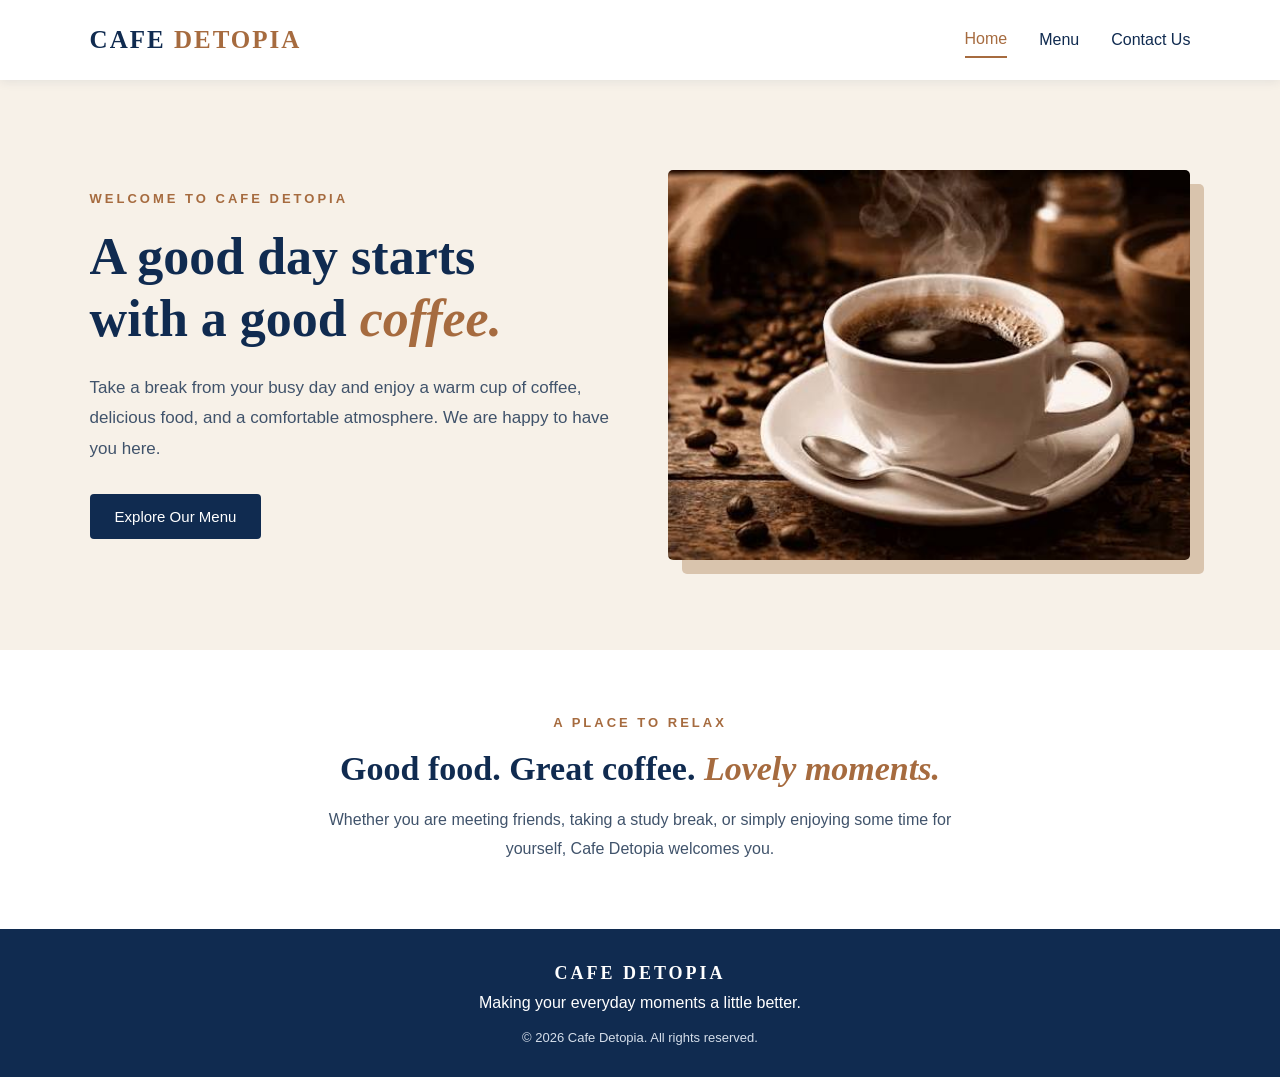
<file: index.html>
<!DOCTYPE html>
<html lang="en">
<head>
    <meta charset="UTF-8">
    <meta name="viewport" content="width=device-width, initial-scale=1.0">
    <title>Cafe Detopia | Home</title>
    <link rel="stylesheet" href="./style.css">
    <script src="./script.js" defer></script>
</head>
<body>

    <!-- Header and navigation -->
    <header class="header">
        <a href="./index.html" class="logo">CAFE <span>DETOPIA</span></a>

        <button class="menu-button" id="menuButton" aria-label="Open navigation" aria-expanded="false">
            ☰
        </button>

        <nav class="navigation" id="navigation">
            <a href="./index.html" class="active">Home</a>
            <a href="./menu.html">Menu</a>
            <a href="./contact.html">Contact Us</a>
        </nav>
    </header>

    <!-- Main home section -->
    <main>
        <section class="home">
            <div class="home-text">
                <p class="small-heading">WELCOME TO CAFE DETOPIA</p>
                <h1>A good day starts<br>with a good <span>coffee.</span></h1>
                <p class="description">
                    Take a break from your busy day and enjoy a warm cup of coffee,
                    delicious food, and a comfortable atmosphere. We are happy to
                    have you here.
                </p>
                <a href="./menu.html" class="menu-link">Explore Our Menu</a>
            </div>

            <div class="home-image">
                <img src="./coffee.jpeg" alt="A hot cup of coffee surrounded by coffee beans">
            </div>
        </section>

        <section class="welcome">
            <p class="small-heading">A PLACE TO RELAX</p>
            <h2>Good food. Great coffee. <span>Lovely moments.</span></h2>
            <p>
                Whether you are meeting friends, taking a study break, or simply
                enjoying some time for yourself, Cafe Detopia welcomes you.
            </p>
        </section>
    </main>

    <!-- Footer -->
    <footer class="footer">
        <p>CAFE DETOPIA</p>
        <p>Making your everyday moments a little better.</p>
        <p class="copyright">© 2026 Cafe Detopia. All rights reserved.</p>
    </footer>

</body>
</html>
</file>
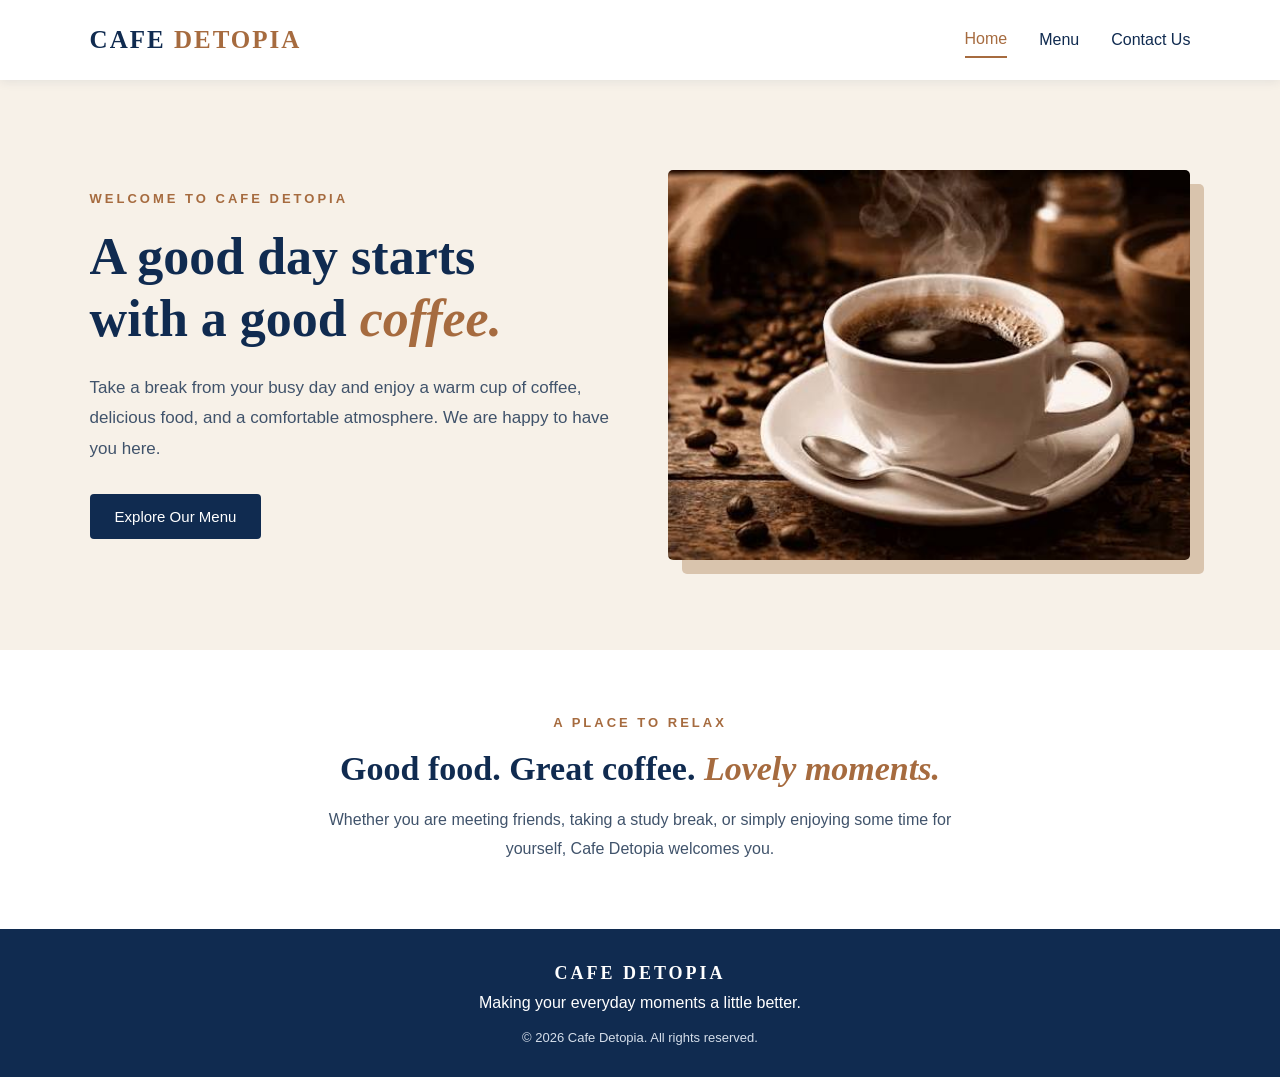
<file: Cafe_Detopia/index.html>
<!DOCTYPE html>
<html lang="en">
<head>
    <meta charset="UTF-8">
    <meta name="viewport" content="width=device-width, initial-scale=1.0">
    <title>Cafe Detopia | Home</title>
    <link rel="stylesheet" href="style.css">
    <script src="script.js" defer></script>
</head>
<body>

    <!-- Header and navigation -->
    <header class="header">
        <a href="index.html" class="logo">CAFE <span>DETOPIA</span></a>

        <button class="menu-button" id="menuButton" aria-label="Open navigation" aria-expanded="false">
            ☰
        </button>

        <nav class="navigation" id="navigation">
            <a href="index.html" class="active">Home</a>
            <a href="menu.html">Menu</a>
            <a href="contact.html">Contact Us</a>
        </nav>
    </header>

    <!-- Main home section -->
    <main>
        <section class="home">
            <div class="home-text">
                <p class="small-heading">WELCOME TO CAFE DETOPIA</p>
                <h1>A good day starts<br>with a good <span>coffee.</span></h1>
                <p class="description">
                    Take a break from your busy day and enjoy a warm cup of coffee,
                    delicious food, and a comfortable atmosphere. We are happy to
                    have you here.
                </p>
                <a href="menu.html" class="menu-link">Explore Our Menu</a>
            </div>

            <div class="home-image">
                <img src="coffee.jpeg" alt="A hot cup of coffee surrounded by coffee beans">
            </div>
        </section>

        <section class="welcome">
            <p class="small-heading">A PLACE TO RELAX</p>
            <h2>Good food. Great coffee. <span>Lovely moments.</span></h2>
            <p>
                Whether you are meeting friends, taking a study break, or simply
                enjoying some time for yourself, Cafe Detopia welcomes you.
            </p>
        </section>
    </main>

    <!-- Footer -->
    <footer class="footer">
        <p>CAFE DETOPIA</p>
        <p>Making your everyday moments a little better.</p>
        <p class="copyright">© 2026 Cafe Detopia. All rights reserved.</p>
    </footer>

</body>
</html>
</file>
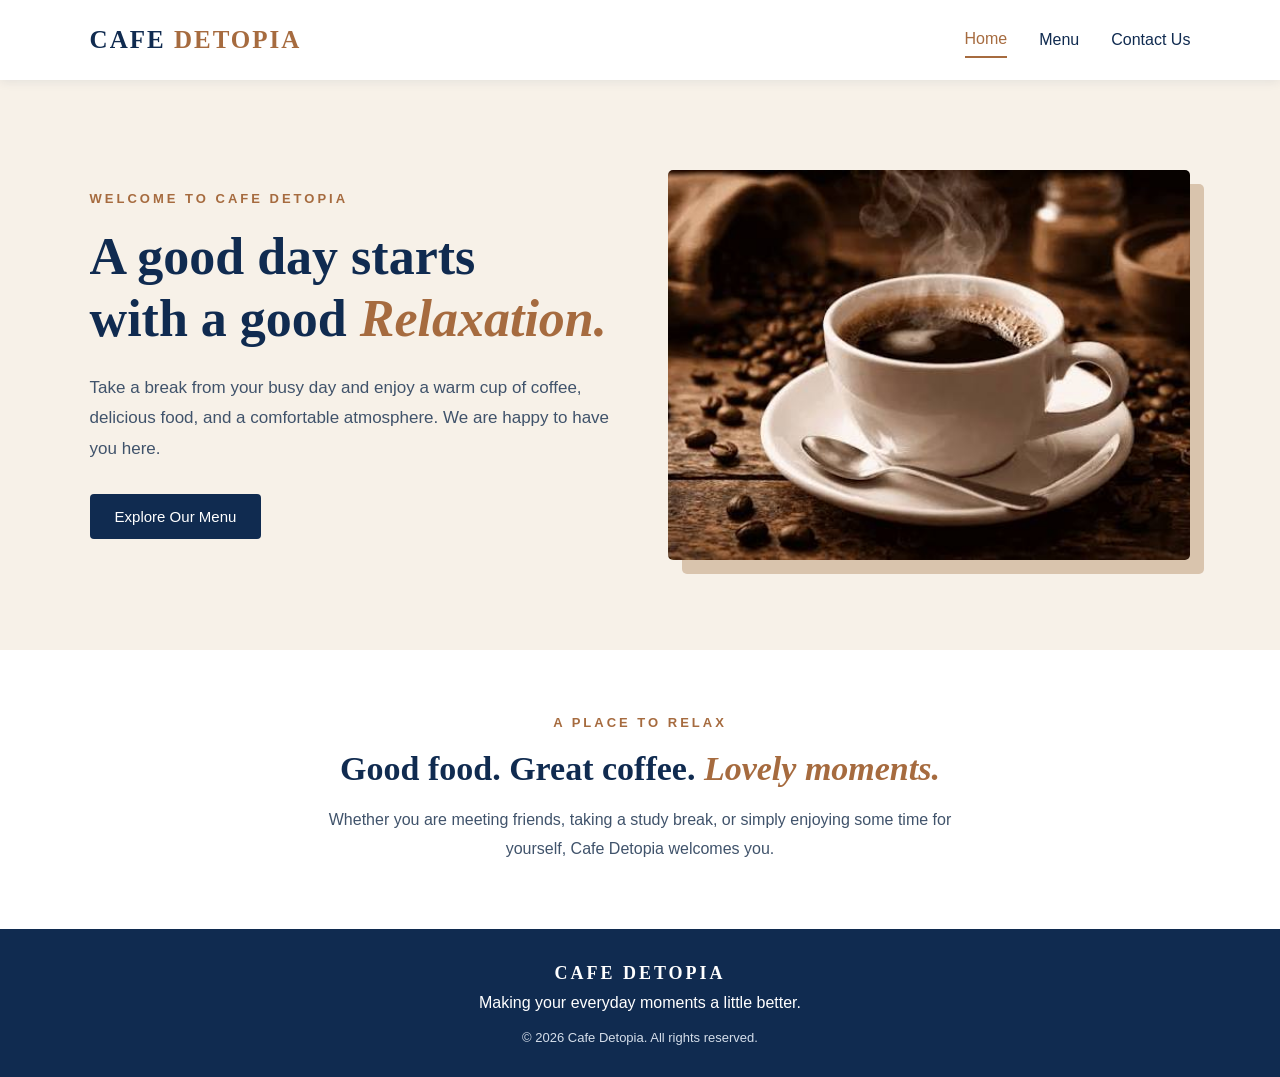
<file: Changed Branch/index.html>
<!DOCTYPE html>
<html lang="en">
<head>
    <meta charset="UTF-8">
    <meta name="viewport" content="width=device-width, initial-scale=1.0">
    <title>Cafe Detopia | Home</title>
    <link rel="stylesheet" href="./style.css">
    <script src="./script.js" defer></script>
</head>
<body>

    <!-- Header and navigation -->
    <header class="header">
        <a href="./index.html" class="logo">CAFE <span>DETOPIA</span></a>

        <button class="menu-button" id="menuButton" aria-label="Open navigation" aria-expanded="false">
            ☰
        </button>

        <nav class="navigation" id="navigation">
            <a href="./index.html" class="active">Home</a>
            <a href="./menu.html">Menu</a>
            <a href="./contact.html">Contact Us</a>
        </nav>
    </header>

    <!-- Main home section -->
    <main>
        <section class="home">
            <div class="home-text">
                <p class="small-heading">WELCOME TO CAFE DETOPIA</p>
                <h1>A good day starts<br>with a good <span>Relaxation.</span></h1>
                <p class="description">
                    Take a break from your busy day and enjoy a warm cup of coffee,
                    delicious food, and a comfortable atmosphere. We are happy to
                    have you here.
                </p>
                <a href="./menu.html" class="menu-link">Explore Our Menu</a>
            </div>

            <div class="home-image">
                <img src="./coffee.jpeg" alt="A hot cup of coffee surrounded by coffee beans">
            </div>
        </section>

        <section class="welcome">
            <p class="small-heading">A PLACE TO RELAX</p>
            <h2>Good food. Great coffee. <span>Lovely moments.</span></h2>
            <p>
                Whether you are meeting friends, taking a study break, or simply
                enjoying some time for yourself, Cafe Detopia welcomes you.
            </p>
        </section>
    </main>

    <!-- Footer -->
    <footer class="footer">
        <p>CAFE DETOPIA</p>
        <p>Making your everyday moments a little better.</p>
        <p class="copyright">© 2026 Cafe Detopia. All rights reserved.</p>
    </footer>

</body>
</html>
</file>
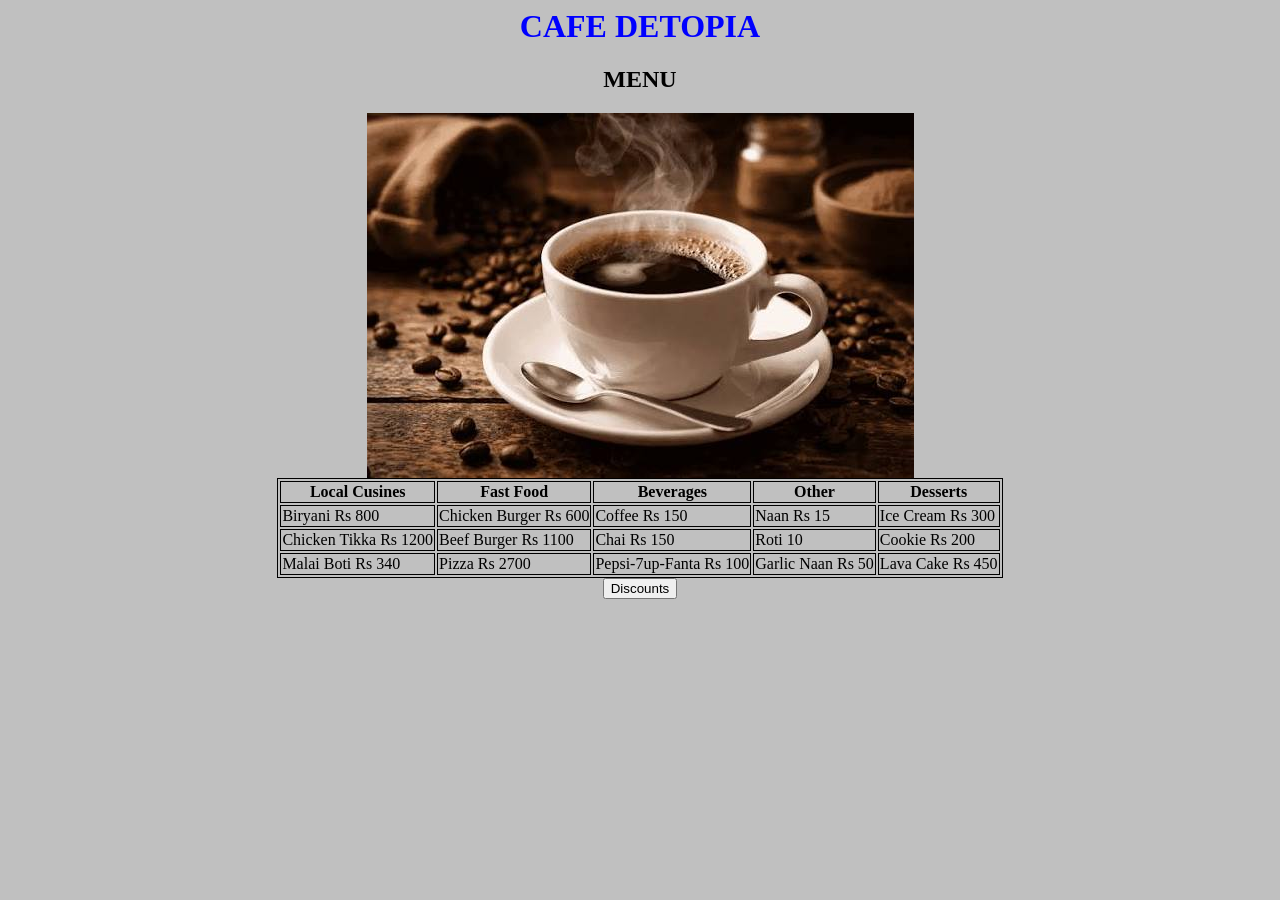
<file: E_i263261_LAB11/Index.html>
<html>
<head>
<center>
    <!-- Name Hsahir Rehan -->
     <!-- ID 26i-3261 -->
      <!-- Section SE-E -->
<title>Cafe Detopia Menu</title>
<link rel="stylesheet" type="text/css" href="Style.css">
<h1>CAFE DETOPIA</h1>
<h2>MENU</h2>
</head>
<body>
    <img src="coffee.jpeg" alt="Coffee">
<table>
<tr>
    <th>Local Cusines</th>
    <th>Fast Food</th>
    <th>Beverages</th>
    <th>Other</th>
    <th>Desserts</th>
</tr>
<tr>
    <td>Biryani Rs 800</td>
    <td>Chicken Burger Rs 600</td>
    <td>Coffee Rs 150</td>
    <td>Naan Rs 15</td>
    <td>Ice Cream Rs 300</td>
</tr>
<tr>
    <td>Chicken Tikka Rs 1200</td>
    <td>Beef Burger Rs 1100</td>
    <td>Chai Rs 150</td>
    <td>Roti 10</td>
    <td>Cookie Rs 200</td>
</tr>
<tr>
    <td>Malai Boti Rs 340</td>
    <td>Pizza Rs 2700</td>
    <td>Pepsi-7up-Fanta Rs 100</td>
    <td>Garlic Naan Rs 50</td>
    <td>Lava Cake Rs 450</td>
</tr>
</table>
<button type="button">Discounts</button>
</center>
</body>
</html>
</file>
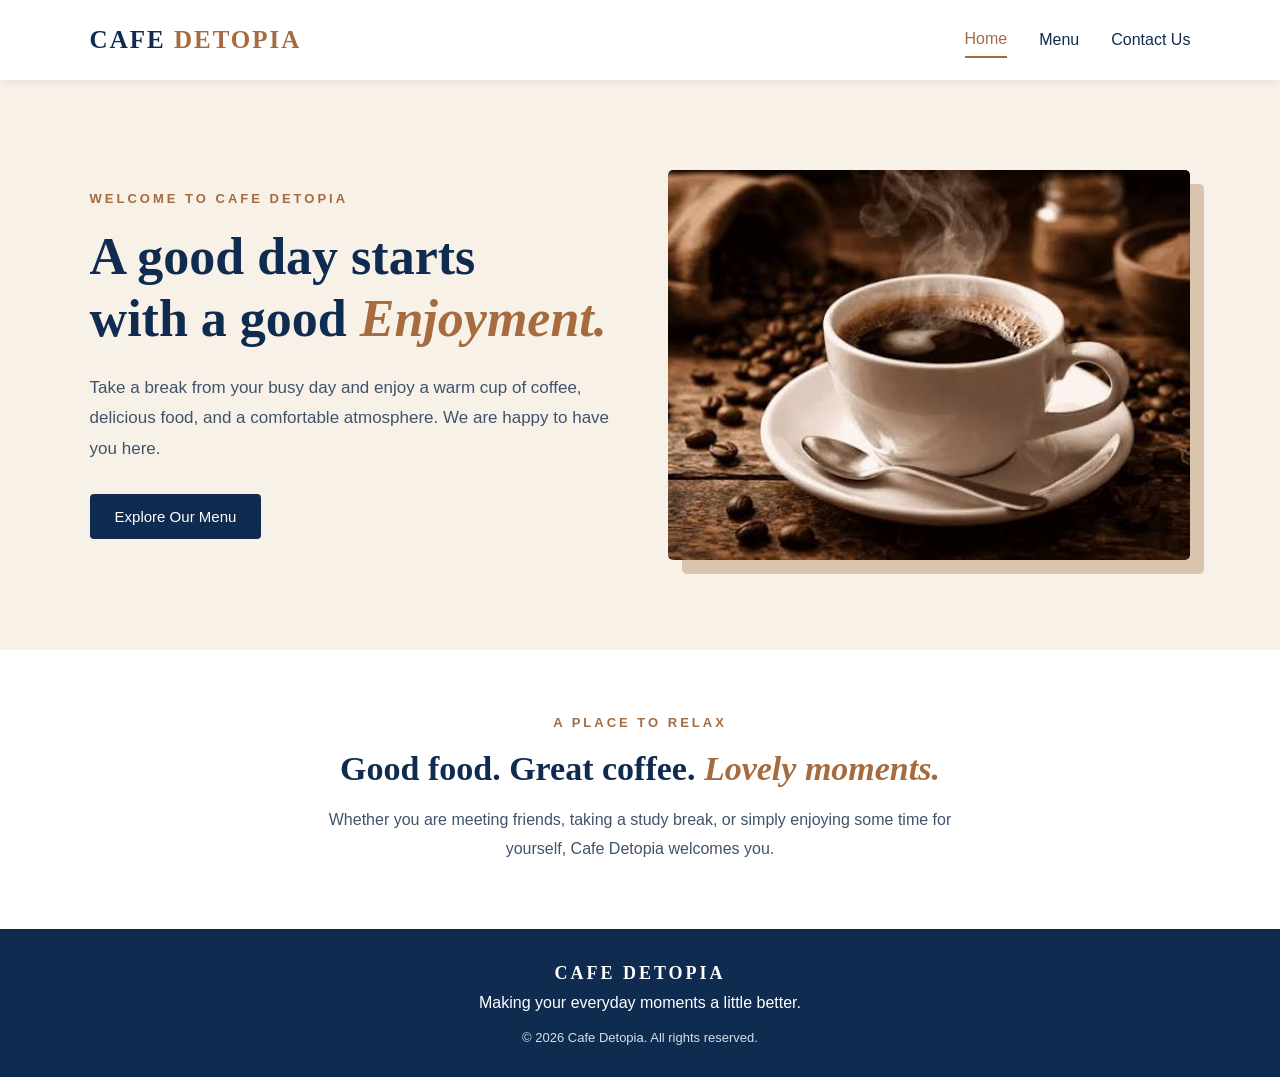
<file: New feature/index.html>
<!DOCTYPE html>
<html lang="en">
<head>
    <meta charset="UTF-8">
    <meta name="viewport" content="width=device-width, initial-scale=1.0">
    <title>Cafe Detopia | Home</title>
    <link rel="stylesheet" href="./style.css">
    <script src="./script.js" defer></script>
</head>
<body>

    <!-- Header and navigation -->
    <header class="header">
        <a href="./index.html" class="logo">CAFE <span>DETOPIA</span></a>

        <button class="menu-button" id="menuButton" aria-label="Open navigation" aria-expanded="false">
            ☰
        </button>

        <nav class="navigation" id="navigation">
            <a href="./index.html" class="active">Home</a>
            <a href="./menu.html">Menu</a>
            <a href="./contact.html">Contact Us</a>
        </nav>
    </header>

    <!-- Main home section -->
    <main>
        <section class="home">
            <div class="home-text">
                <p class="small-heading">WELCOME TO CAFE DETOPIA</p>
                <h1>A good day starts<br>with a good <span>Enjoyment.</span></h1>
                <p class="description">
                    Take a break from your busy day and enjoy a warm cup of coffee,
                    delicious food, and a comfortable atmosphere. We are happy to
                    have you here.
                </p>
                <a href="./menu.html" class="menu-link">Explore Our Menu</a>
            </div>

            <div class="home-image">
                <img src="./coffee.jpeg" alt="A hot cup of coffee surrounded by coffee beans">
            </div>
        </section>

        <section class="welcome">
            <p class="small-heading">A PLACE TO RELAX</p>
            <h2>Good food. Great coffee. <span>Lovely moments.</span></h2>
            <p>
                Whether you are meeting friends, taking a study break, or simply
                enjoying some time for yourself, Cafe Detopia welcomes you.
            </p>
        </section>
    </main>

    <!-- Footer -->
    <footer class="footer">
        <p>CAFE DETOPIA</p>
        <p>Making your everyday moments a little better.</p>
        <p class="copyright">© 2026 Cafe Detopia. All rights reserved.</p>
    </footer>

</body>
</html>
</file>
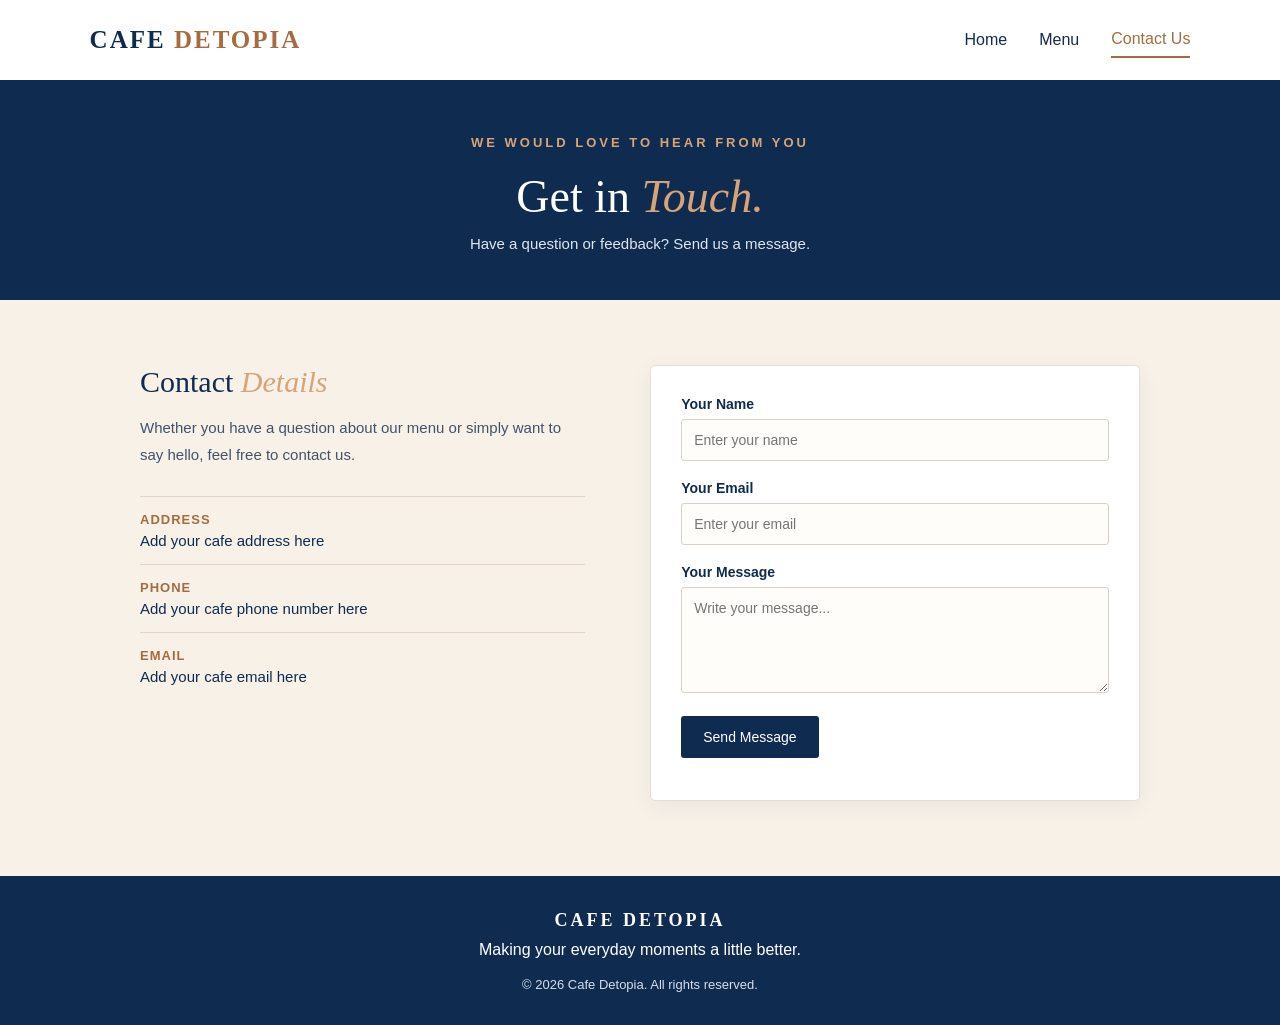
<file: contact.html>
<!DOCTYPE html>
<html lang="en">
<head>
    <meta charset="UTF-8">
    <meta name="viewport" content="width=device-width, initial-scale=1.0">
    <title>Cafe Detopia | Contact Us</title>
    <link rel="stylesheet" href="./style.css">
    <script src="./script.js" defer></script>
</head>
<body>

    <!-- Header and navigation -->
    <header class="header">
        <a href="./index.html" class="logo">CAFE <span>DETOPIA</span></a>

        <button class="menu-button" id="menuButton" aria-label="Open navigation" aria-expanded="false">
            ☰
        </button>

        <nav class="navigation" id="navigation">
            <a href="./index.html">Home</a>
            <a href="./menu.html">Menu</a>
            <a href="./contact.html" class="active">Contact Us</a>
        </nav>
    </header>

    <main>
        <!-- Minimal contact page heading -->
        <section class="contact-heading">
            <p class="small-heading">WE WOULD LOVE TO HEAR FROM YOU</p>
            <h1>Get in <span>Touch.</span></h1>
            <p>Have a question or feedback? Send us a message.</p>
        </section>

        <!-- Contact details and message form -->
        <section class="contact-section">
            <div class="contact-info">
                <h2>Contact <span>Details</span></h2>
                <p class="contact-description">
                    Whether you have a question about our menu or simply want to say hello,
                    feel free to contact us.
                </p>

                <div class="contact-detail">
                    <h3>Address</h3>
                    <p>Add your cafe address here</p>
                </div>

                <div class="contact-detail">
                    <h3>Phone</h3>
                    <p>Add your cafe phone number here</p>
                </div>

                <div class="contact-detail">
                    <h3>Email</h3>
                    <p>Add your cafe email here</p>
                </div>
            </div>

            <form class="contact-form" id="contactForm">
                <label for="visitorName">Your Name</label>
                <input type="text" id="visitorName" name="visitorName"
                       placeholder="Enter your name" required>

                <label for="visitorEmail">Your Email</label>
                <input type="email" id="visitorEmail" name="visitorEmail"
                       placeholder="Enter your email" required>

                <label for="visitorMessage">Your Message</label>
                <textarea id="visitorMessage" name="visitorMessage" rows="5"
                          placeholder="Write your message..." required></textarea>

                <button type="submit" class="contact-submit">Send Message</button>
                <p class="form-status" id="formStatus" aria-live="polite"></p>
            </form>
        </section>
    </main>

    <!-- Footer -->
    <footer class="footer">
        <p>CAFE DETOPIA</p>
        <p>Making your everyday moments a little better.</p>
        <p class="copyright">© 2026 Cafe Detopia. All rights reserved.</p>
    </footer>

</body>
</html>
</file>
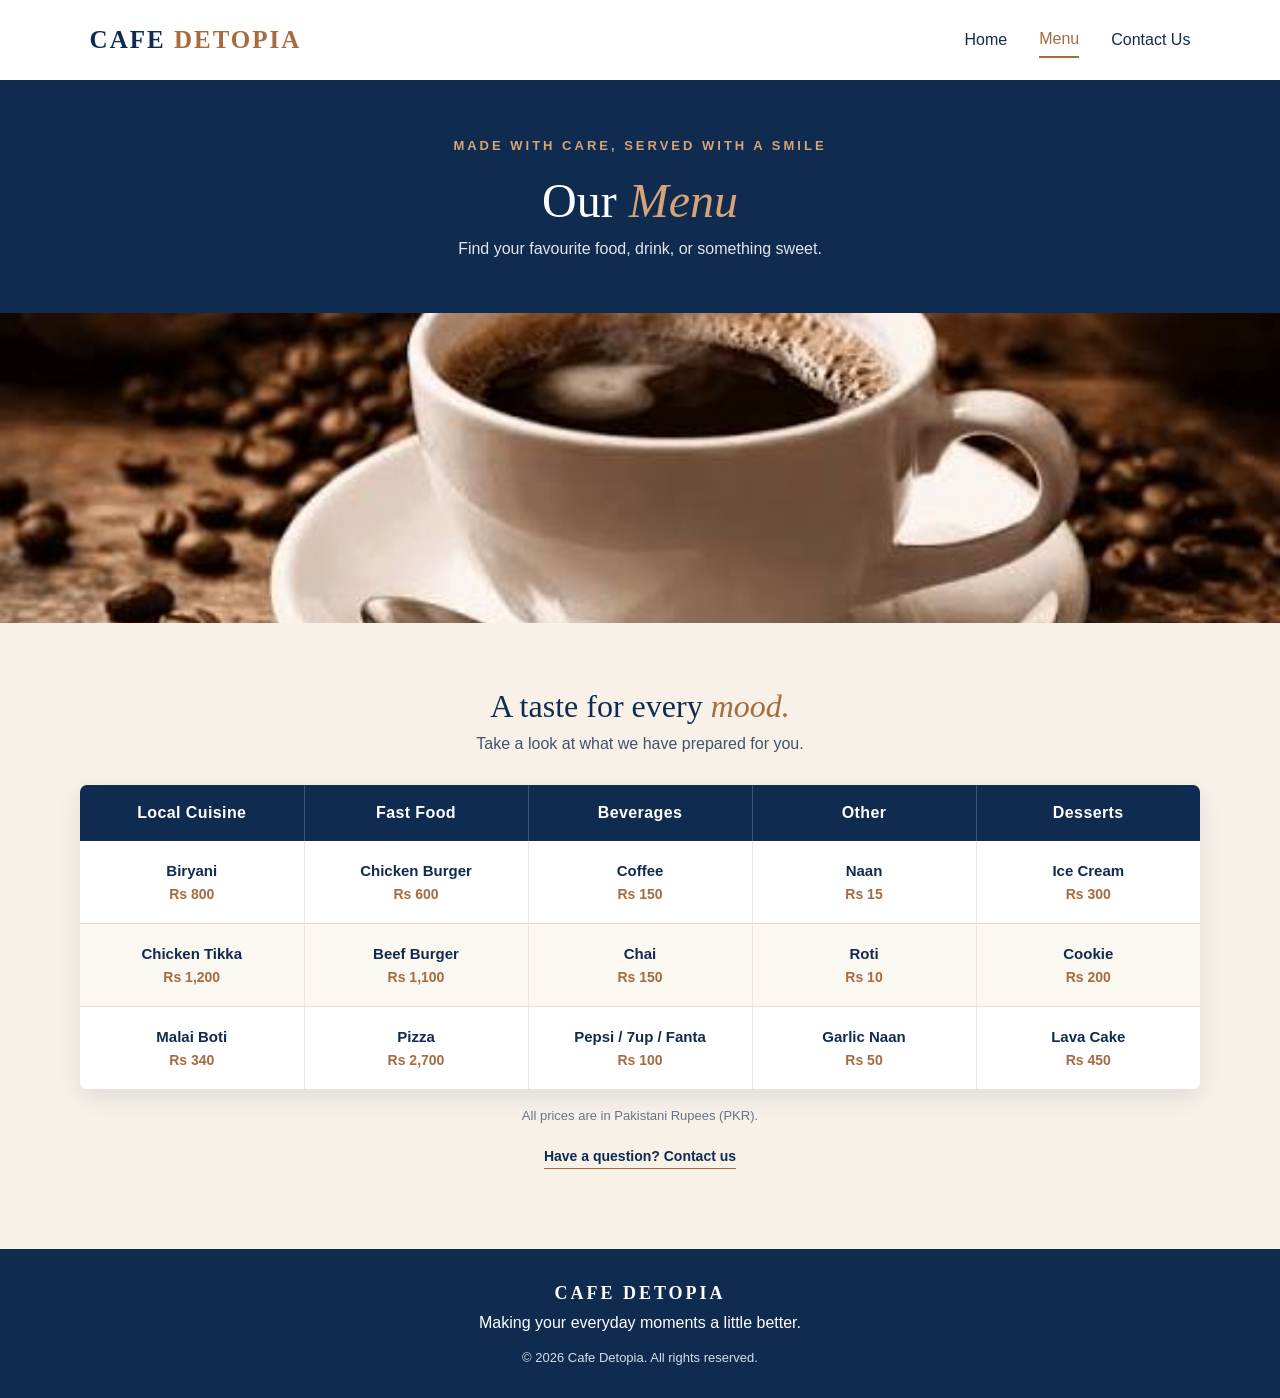
<file: menu.html>
<!DOCTYPE html>
<html lang="en">
<head>
    <meta charset="UTF-8">
    <meta name="viewport" content="width=device-width, initial-scale=1.0">
    <title>Cafe Detopia | Menu</title>
    <link rel="stylesheet" href="./style.css">
    <script src="./script.js" defer></script>
</head>
<body>

    <!-- Header and navigation -->
    <header class="header">
        <a href="./index.html" class="logo">CAFE <span>DETOPIA</span></a>

        <button class="menu-button" id="menuButton" aria-label="Open navigation" aria-expanded="false">
            ☰
        </button>

        <nav class="navigation" id="navigation">
            <a href="./index.html">Home</a>
            <a href="./menu.html" class="active">Menu</a>
            <a href="./contact.html">Contact Us</a>
        </nav>
    </header>

    <main>
        <!-- Menu page heading -->
        <section class="menu-page-heading">
            <p class="small-heading">MADE WITH CARE, SERVED WITH A SMILE</p>
            <h1>Our <span>Menu</span></h1>
            <p>Find your favourite food, drink, or something sweet.</p>
        </section>

        <!-- Cafe photograph -->
        <section class="menu-photo-banner">
            <img src="./coffee.jpeg" alt="A steaming cup of coffee surrounded by coffee beans">
        </section>

        <!-- Centered menu table -->
        <section class="menu-table-section">
            <div class="menu-intro">
                <h2>A taste for every <span>mood.</span></h2>
                <p>Take a look at what we have prepared for you.</p>
            </div>

            <div class="table-container">
                <table class="menu-table">
                    <thead>
                        <tr>
                            <th scope="col">Local Cuisine</th>
                            <th scope="col">Fast Food</th>
                            <th scope="col">Beverages</th>
                            <th scope="col">Other</th>
                            <th scope="col">Desserts</th>
                        </tr>
                    </thead>
                    <tbody>
                        <tr>
                            <td><span class="food-name">Biryani</span><span class="price">Rs 800</span></td>
                            <td><span class="food-name">Chicken Burger</span><span class="price">Rs 600</span></td>
                            <td><span class="food-name">Coffee</span><span class="price">Rs 150</span></td>
                            <td><span class="food-name">Naan</span><span class="price">Rs 15</span></td>
                            <td><span class="food-name">Ice Cream</span><span class="price">Rs 300</span></td>
                        </tr>
                        <tr>
                            <td><span class="food-name">Chicken Tikka</span><span class="price">Rs 1,200</span></td>
                            <td><span class="food-name">Beef Burger</span><span class="price">Rs 1,100</span></td>
                            <td><span class="food-name">Chai</span><span class="price">Rs 150</span></td>
                            <td><span class="food-name">Roti</span><span class="price">Rs 10</span></td>
                            <td><span class="food-name">Cookie</span><span class="price">Rs 200</span></td>
                        </tr>
                        <tr>
                            <td><span class="food-name">Malai Boti</span><span class="price">Rs 340</span></td>
                            <td><span class="food-name">Pizza</span><span class="price">Rs 2,700</span></td>
                            <td><span class="food-name">Pepsi / 7up / Fanta</span><span class="price">Rs 100</span></td>
                            <td><span class="food-name">Garlic Naan</span><span class="price">Rs 50</span></td>
                            <td><span class="food-name">Lava Cake</span><span class="price">Rs 450</span></td>
                        </tr>
                    </tbody>
                </table>
            </div>

            <p class="price-note">All prices are in Pakistani Rupees (PKR).</p>
            <a href="./contact.html" class="menu-contact-link">Have a question? Contact us</a>
        </section>
    </main>

    <!-- Footer -->
    <footer class="footer">
        <p>CAFE DETOPIA</p>
        <p>Making your everyday moments a little better.</p>
        <p class="copyright">© 2026 Cafe Detopia. All rights reserved.</p>
    </footer>

</body>
</html>
</file>
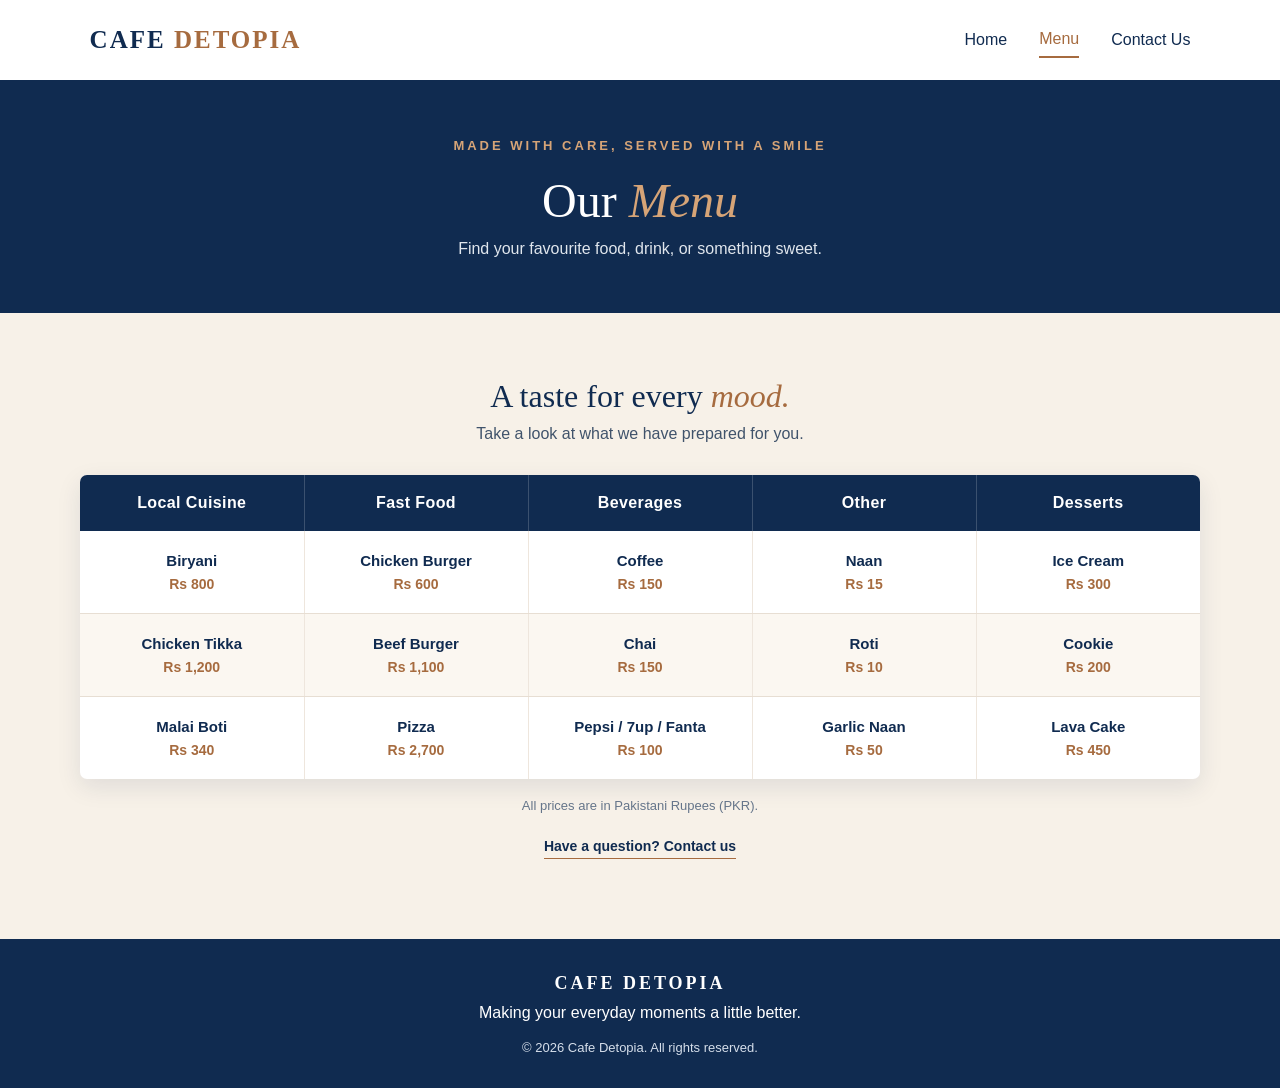
<file: Cafe_Detopia/menu.html>
<!DOCTYPE html>
<html lang="en">
<head>
    <meta charset="UTF-8">
    <meta name="viewport" content="width=device-width, initial-scale=1.0">
    <title>Cafe Detopia | Menu</title>
    <link rel="stylesheet" href="style.css">
    <script src="script.js" defer></script>
</head>
<body>

    <!-- Header and navigation -->
    <header class="header">
        <a href="index.html" class="logo">CAFE <span>DETOPIA</span></a>

        <button class="menu-button" id="menuButton" aria-label="Open navigation" aria-expanded="false">
            ☰
        </button>

        <nav class="navigation" id="navigation">
            <a href="index.html">Home</a>
            <a href="menu.html" class="active">Menu</a>
            <a href="contact.html">Contact Us</a>
        </nav>
    </header>

    <main>
        <!-- Menu page heading -->
        <section class="menu-page-heading">
            <p class="small-heading">MADE WITH CARE, SERVED WITH A SMILE</p>
            <h1>Our <span>Menu</span></h1>
            <p>Find your favourite food, drink, or something sweet.</p>
        </section>

        <!-- Centered menu table -->
        <section class="menu-table-section">
            <div class="menu-intro">
                <h2>A taste for every <span>mood.</span></h2>
                <p>Take a look at what we have prepared for you.</p>
            </div>

            <div class="table-container">
                <table class="menu-table">
                    <thead>
                        <tr>
                            <th scope="col">Local Cuisine</th>
                            <th scope="col">Fast Food</th>
                            <th scope="col">Beverages</th>
                            <th scope="col">Other</th>
                            <th scope="col">Desserts</th>
                        </tr>
                    </thead>
                    <tbody>
                        <tr>
                            <td><span class="food-name">Biryani</span><span class="price">Rs 800</span></td>
                            <td><span class="food-name">Chicken Burger</span><span class="price">Rs 600</span></td>
                            <td><span class="food-name">Coffee</span><span class="price">Rs 150</span></td>
                            <td><span class="food-name">Naan</span><span class="price">Rs 15</span></td>
                            <td><span class="food-name">Ice Cream</span><span class="price">Rs 300</span></td>
                        </tr>
                        <tr>
                            <td><span class="food-name">Chicken Tikka</span><span class="price">Rs 1,200</span></td>
                            <td><span class="food-name">Beef Burger</span><span class="price">Rs 1,100</span></td>
                            <td><span class="food-name">Chai</span><span class="price">Rs 150</span></td>
                            <td><span class="food-name">Roti</span><span class="price">Rs 10</span></td>
                            <td><span class="food-name">Cookie</span><span class="price">Rs 200</span></td>
                        </tr>
                        <tr>
                            <td><span class="food-name">Malai Boti</span><span class="price">Rs 340</span></td>
                            <td><span class="food-name">Pizza</span><span class="price">Rs 2,700</span></td>
                            <td><span class="food-name">Pepsi / 7up / Fanta</span><span class="price">Rs 100</span></td>
                            <td><span class="food-name">Garlic Naan</span><span class="price">Rs 50</span></td>
                            <td><span class="food-name">Lava Cake</span><span class="price">Rs 450</span></td>
                        </tr>
                    </tbody>
                </table>
            </div>

            <p class="price-note">All prices are in Pakistani Rupees (PKR).</p>
            <a href="contact.html" class="menu-contact-link">Have a question? Contact us</a>
        </section>
    </main>

    <!-- Footer -->
    <footer class="footer">
        <p>CAFE DETOPIA</p>
        <p>Making your everyday moments a little better.</p>
        <p class="copyright">© 2026 Cafe Detopia. All rights reserved.</p>
    </footer>

</body>
</html>
</file>
<file: style.css>
/* Cafe Detopia - Homepage styles */

* {
    margin: 0;
    padding: 0;
    box-sizing: border-box;
}

body {
    background-color: #f7f1e8;
    color: #102b50; /* Dark blue font color */
    font-family: Arial, Helvetica, sans-serif;
}

/* Header */
.header {
    background-color: #ffffff;
    min-height: 80px;
    padding: 15px 7%;
    display: flex;
    align-items: center;
    justify-content: space-between;
    box-shadow: 0 2px 10px rgba(16, 43, 80, 0.08);
}

.logo {
    color: #102b50;
    font-family: Georgia, serif;
    font-size: 25px;
    font-weight: bold;
    letter-spacing: 2px;
    text-decoration: none;
}

.logo span {
    color: #a66b3f;
}

.navigation {
    display: flex;
    align-items: center;
    gap: 32px;
}

.navigation a {
    color: #102b50;
    font-size: 16px;
    text-decoration: none;
    padding: 8px 0;
}

.navigation a:hover,
.navigation a.active {
    color: #a66b3f;
    border-bottom: 2px solid #a66b3f;
}

.menu-button {
    display: none;
    color: #102b50;
    background: none;
    border: none;
    font-size: 28px;
    cursor: pointer;
}

/* Homepage hero section */
.home {
    min-height: 570px;
    padding: 55px 7%;
    display: flex;
    align-items: center;
    justify-content: space-between;
    gap: 55px;
}

.home-text {
    flex: 1;
    max-width: 540px;
}

.small-heading {
    color: #a66b3f;
    font-size: 13px;
    font-weight: bold;
    letter-spacing: 3px;
    margin-bottom: 20px;
}

.home-text h1 {
    color: #102b50;
    font-family: Georgia, serif;
    font-size: 52px;
    line-height: 1.2;
    margin-bottom: 22px;
}

.home-text h1 span,
.welcome h2 span {
    color: #a66b3f;
    font-style: italic;
}

.description {
    color: #40536b;
    font-size: 17px;
    line-height: 1.8;
    margin-bottom: 30px;
}

.menu-link {
    display: inline-block;
    background-color: #102b50;
    color: #ffffff;
    padding: 14px 25px;
    border-radius: 4px;
    text-decoration: none;
    font-size: 15px;
    transition: background-color 0.3s;
}

.menu-link:hover {
    background-color: #a66b3f;
}

.home-image {
    flex: 1;
    max-width: 530px;
}

.home-image img {
    display: block;
    width: 100%;
    height: 390px;
    object-fit: cover;
    border-radius: 5px;
    box-shadow: 14px 14px 0 #d9c4ad;
}

/* Welcome section */
.welcome {
    background-color: #ffffff;
    text-align: center;
    padding: 65px 8%;
}

.welcome h2 {
    color: #102b50;
    font-family: Georgia, serif;
    font-size: 34px;
    margin-bottom: 18px;
}

.welcome > p:last-child {
    max-width: 680px;
    margin: 0 auto;
    color: #40536b;
    line-height: 1.8;
    font-size: 16px;
}

/* Footer */
.footer {
    background-color: #102b50;
    color: #ffffff;
    text-align: center;
    padding: 28px 15px;
    line-height: 1.8;
}

.footer p:first-child {
    font-family: Georgia, serif;
    font-weight: bold;
    letter-spacing: 3px;
    font-size: 18px;
}

.copyright {
    color: #d5deea;
    font-size: 13px;
    margin-top: 8px;
}

/* Mobile layout */
@media (max-width: 800px) {
    .header {
        position: relative;
        flex-wrap: wrap;
    }

    .menu-button {
        display: block;
    }

    .navigation {
        display: none;
        width: 100%;
        flex-direction: column;
        align-items: flex-start;
        gap: 12px;
        padding: 18px 0 5px;
    }

    .navigation.show {
        display: flex;
    }

    .home {
        flex-direction: column;
        align-items: stretch;
        gap: 35px;
        padding-top: 45px;
        padding-bottom: 55px;
    }

    .home-text h1 {
        font-size: 42px;
    }

    .home-image {
        max-width: 100%;
    }

    .home-image img {
        height: auto;
        max-height: 380px;
    }

    .welcome h2 {
        font-size: 28px;
    }
}


/* =========================
   MENU PAGE
   ========================= */

.menu-page-heading {
    background-color: #102b50;
    color: #ffffff;
    text-align: center;
    padding: 58px 20px 55px;
}

.menu-page-heading .small-heading {
    color: #d6a477;
}

.menu-page-heading h1 {
    font-family: Georgia, serif;
    font-size: 48px;
    font-weight: normal;
    margin-bottom: 12px;
}

.menu-page-heading h1 span {
    color: #d6a477;
    font-style: italic;
}

.menu-page-heading > p:last-child {
    color: #e0e6ed;
    font-size: 16px;
}

.menu-table-section {
    padding: 65px 5% 80px;
    text-align: center;
    background-color: #f7f1e8;
}

.menu-intro {
    margin-bottom: 32px;
}

.menu-intro h2 {
    color: #102b50;
    font-family: Georgia, serif;
    font-size: 32px;
    font-weight: normal;
    margin-bottom: 10px;
}

.menu-intro h2 span {
    color: #a66b3f;
    font-style: italic;
}

.menu-intro p {
    color: #40536b;
    font-size: 16px;
}

.table-container {
    width: 100%;
    max-width: 1120px;
    margin: 0 auto;
    overflow-x: auto;
    background-color: #ffffff;
    border-radius: 7px;
    box-shadow: 0 8px 25px rgba(16, 43, 80, 0.10);
}

.menu-table {
    width: 100%;
    border-collapse: collapse;
    table-layout: fixed;
    color: #102b50;
}

.menu-table thead th {
    background-color: #102b50;
    color: #ffffff;
    padding: 19px 12px;
    font-size: 16px;
    font-weight: bold;
    letter-spacing: 0.4px;
    border-right: 1px solid rgba(255, 255, 255, 0.18);
}

.menu-table thead th:last-child {
    border-right: none;
}

.menu-table tbody td {
    padding: 21px 12px;
    text-align: center;
    vertical-align: middle;
    border-bottom: 1px solid #e7ded3;
    border-right: 1px solid #eee6dd;
}

.menu-table tbody td:last-child {
    border-right: none;
}

.menu-table tbody tr:nth-child(even) {
    background-color: #fbf7f1;
}

.menu-table tbody tr:last-child td {
    border-bottom: none;
}

.food-name {
    display: block;
    color: #102b50;
    font-size: 15px;
    font-weight: bold;
    margin-bottom: 7px;
}

.price {
    display: block;
    color: #a66b3f;
    font-size: 14px;
    font-weight: bold;
}

.price-note {
    color: #65758a;
    font-size: 13px;
    margin-top: 19px;
}

.menu-contact-link {
    display: inline-block;
    margin-top: 25px;
    color: #102b50;
    font-size: 14px;
    font-weight: bold;
    text-decoration: none;
    border-bottom: 1px solid #a66b3f;
    padding-bottom: 4px;
}

.menu-contact-link:hover {
    color: #a66b3f;
}

@media (max-width: 800px) {
    .menu-table {
        min-width: 760px;
    }

    .menu-table-section {
        padding-left: 4%;
        padding-right: 4%;
    }

    .menu-page-heading h1 {
        font-size: 40px;
    }
}


/* Menu page coffee image */
.menu-photo-banner {
    width: 100%;
    max-height: 310px;
    overflow: hidden;
    background-color: #24150f;
}

.menu-photo-banner img {
    display: block;
    width: 100%;
    height: 310px;
    object-fit: cover;
    object-position: center 55%;
}

@media (max-width: 600px) {
    .menu-photo-banner img {
        height: 210px;
    }
}


/* =========================
   CONTACT PAGE
   ========================= */

.contact-heading {
    background-color: #102b50;
    color: #ffffff;
    text-align: center;
    padding: 55px 20px 48px;
}

.contact-heading .small-heading {
    color: #d6a477;
}

.contact-heading h1 {
    font-family: Georgia, serif;
    font-size: 46px;
    font-weight: normal;
    margin-bottom: 12px;
}

.contact-heading h1 span,
.contact-info h2 span {
    color: #d6a477;
    font-style: italic;
}

.contact-heading > p:last-child {
    color: #e0e6ed;
    font-size: 15px;
}

.contact-section {
    width: 86%;
    max-width: 1000px;
    margin: 0 auto;
    padding: 65px 0 75px;
    display: grid;
    grid-template-columns: 1fr 1.1fr;
    gap: 65px;
    align-items: start;
}

.contact-info h2 {
    color: #102b50;
    font-family: Georgia, serif;
    font-size: 30px;
    font-weight: normal;
    margin-bottom: 15px;
}

.contact-description {
    color: #40536b;
    font-size: 15px;
    line-height: 1.8;
    margin-bottom: 28px;
}

.contact-detail {
    border-top: 1px solid #dfd4c8;
    padding: 15px 0;
}

.contact-detail h3 {
    color: #a66b3f;
    font-size: 13px;
    letter-spacing: 1px;
    text-transform: uppercase;
    margin-bottom: 5px;
}

.contact-detail p {
    color: #102b50;
    font-size: 15px;
}

.contact-form {
    background-color: #ffffff;
    padding: 30px;
    border: 1px solid #e7ded3;
    border-radius: 5px;
    box-shadow: 0 6px 22px rgba(16, 43, 80, 0.06);
}

.contact-form label {
    display: block;
    color: #102b50;
    font-size: 14px;
    font-weight: bold;
    margin-bottom: 7px;
}

.contact-form input,
.contact-form textarea {
    width: 100%;
    padding: 12px;
    margin-bottom: 19px;
    border: 1px solid #d9d1c8;
    border-radius: 3px;
    background-color: #fffdfa;
    color: #102b50;
    font-family: Arial, Helvetica, sans-serif;
    font-size: 14px;
}

.contact-form input:focus,
.contact-form textarea:focus {
    outline: none;
    border-color: #a66b3f;
}

.contact-form textarea {
    resize: vertical;
}

.contact-submit {
    background-color: #102b50;
    color: #ffffff;
    border: none;
    border-radius: 3px;
    padding: 13px 22px;
    font-size: 14px;
    cursor: pointer;
    transition: background-color 0.3s;
}

.contact-submit:hover {
    background-color: #a66b3f;
}

.form-status {
    color: #40536b;
    font-size: 13px;
    margin-top: 12px;
}

@media (max-width: 800px) {
    .contact-section {
        grid-template-columns: 1fr;
        gap: 35px;
        padding-top: 45px;
    }

    .contact-heading h1 {
        font-size: 39px;
    }
}

@media (max-width: 480px) {
    .contact-form {
        padding: 22px;
    }
}
</file>
<file: Cafe_Detopia/style.css>
/* Cafe Detopia - Homepage styles */

* {
    margin: 0;
    padding: 0;
    box-sizing: border-box;
}

body {
    background-color: #f7f1e8;
    color: #102b50; /* Dark blue font color */
    font-family: Arial, Helvetica, sans-serif;
}

/* Header */
.header {
    background-color: #ffffff;
    min-height: 80px;
    padding: 15px 7%;
    display: flex;
    align-items: center;
    justify-content: space-between;
    box-shadow: 0 2px 10px rgba(16, 43, 80, 0.08);
}

.logo {
    color: #102b50;
    font-family: Georgia, serif;
    font-size: 25px;
    font-weight: bold;
    letter-spacing: 2px;
    text-decoration: none;
}

.logo span {
    color: #a66b3f;
}

.navigation {
    display: flex;
    align-items: center;
    gap: 32px;
}

.navigation a {
    color: #102b50;
    font-size: 16px;
    text-decoration: none;
    padding: 8px 0;
}

.navigation a:hover,
.navigation a.active {
    color: #a66b3f;
    border-bottom: 2px solid #a66b3f;
}

.menu-button {
    display: none;
    color: #102b50;
    background: none;
    border: none;
    font-size: 28px;
    cursor: pointer;
}

/* Homepage hero section */
.home {
    min-height: 570px;
    padding: 55px 7%;
    display: flex;
    align-items: center;
    justify-content: space-between;
    gap: 55px;
}

.home-text {
    flex: 1;
    max-width: 540px;
}

.small-heading {
    color: #a66b3f;
    font-size: 13px;
    font-weight: bold;
    letter-spacing: 3px;
    margin-bottom: 20px;
}

.home-text h1 {
    color: #102b50;
    font-family: Georgia, serif;
    font-size: 52px;
    line-height: 1.2;
    margin-bottom: 22px;
}

.home-text h1 span,
.welcome h2 span {
    color: #a66b3f;
    font-style: italic;
}

.description {
    color: #40536b;
    font-size: 17px;
    line-height: 1.8;
    margin-bottom: 30px;
}

.menu-link {
    display: inline-block;
    background-color: #102b50;
    color: #ffffff;
    padding: 14px 25px;
    border-radius: 4px;
    text-decoration: none;
    font-size: 15px;
    transition: background-color 0.3s;
}

.menu-link:hover {
    background-color: #a66b3f;
}

.home-image {
    flex: 1;
    max-width: 530px;
}

.home-image img {
    display: block;
    width: 100%;
    height: 390px;
    object-fit: cover;
    border-radius: 5px;
    box-shadow: 14px 14px 0 #d9c4ad;
}

/* Welcome section */
.welcome {
    background-color: #ffffff;
    text-align: center;
    padding: 65px 8%;
}

.welcome h2 {
    color: #102b50;
    font-family: Georgia, serif;
    font-size: 34px;
    margin-bottom: 18px;
}

.welcome > p:last-child {
    max-width: 680px;
    margin: 0 auto;
    color: #40536b;
    line-height: 1.8;
    font-size: 16px;
}

/* Footer */
.footer {
    background-color: #102b50;
    color: #ffffff;
    text-align: center;
    padding: 28px 15px;
    line-height: 1.8;
}

.footer p:first-child {
    font-family: Georgia, serif;
    font-weight: bold;
    letter-spacing: 3px;
    font-size: 18px;
}

.copyright {
    color: #d5deea;
    font-size: 13px;
    margin-top: 8px;
}

/* Mobile layout */
@media (max-width: 800px) {
    .header {
        position: relative;
        flex-wrap: wrap;
    }

    .menu-button {
        display: block;
    }

    .navigation {
        display: none;
        width: 100%;
        flex-direction: column;
        align-items: flex-start;
        gap: 12px;
        padding: 18px 0 5px;
    }

    .navigation.show {
        display: flex;
    }

    .home {
        flex-direction: column;
        align-items: stretch;
        gap: 35px;
        padding-top: 45px;
        padding-bottom: 55px;
    }

    .home-text h1 {
        font-size: 42px;
    }

    .home-image {
        max-width: 100%;
    }

    .home-image img {
        height: auto;
        max-height: 380px;
    }

    .welcome h2 {
        font-size: 28px;
    }
}


/* =========================
   MENU PAGE
   ========================= */

.menu-page-heading {
    background-color: #102b50;
    color: #ffffff;
    text-align: center;
    padding: 58px 20px 55px;
}

.menu-page-heading .small-heading {
    color: #d6a477;
}

.menu-page-heading h1 {
    font-family: Georgia, serif;
    font-size: 48px;
    font-weight: normal;
    margin-bottom: 12px;
}

.menu-page-heading h1 span {
    color: #d6a477;
    font-style: italic;
}

.menu-page-heading > p:last-child {
    color: #e0e6ed;
    font-size: 16px;
}

.menu-table-section {
    padding: 65px 5% 80px;
    text-align: center;
    background-color: #f7f1e8;
}

.menu-intro {
    margin-bottom: 32px;
}

.menu-intro h2 {
    color: #102b50;
    font-family: Georgia, serif;
    font-size: 32px;
    font-weight: normal;
    margin-bottom: 10px;
}

.menu-intro h2 span {
    color: #a66b3f;
    font-style: italic;
}

.menu-intro p {
    color: #40536b;
    font-size: 16px;
}

.table-container {
    width: 100%;
    max-width: 1120px;
    margin: 0 auto;
    overflow-x: auto;
    background-color: #ffffff;
    border-radius: 7px;
    box-shadow: 0 8px 25px rgba(16, 43, 80, 0.10);
}

.menu-table {
    width: 100%;
    border-collapse: collapse;
    table-layout: fixed;
    color: #102b50;
}

.menu-table thead th {
    background-color: #102b50;
    color: #ffffff;
    padding: 19px 12px;
    font-size: 16px;
    font-weight: bold;
    letter-spacing: 0.4px;
    border-right: 1px solid rgba(255, 255, 255, 0.18);
}

.menu-table thead th:last-child {
    border-right: none;
}

.menu-table tbody td {
    padding: 21px 12px;
    text-align: center;
    vertical-align: middle;
    border-bottom: 1px solid #e7ded3;
    border-right: 1px solid #eee6dd;
}

.menu-table tbody td:last-child {
    border-right: none;
}

.menu-table tbody tr:nth-child(even) {
    background-color: #fbf7f1;
}

.menu-table tbody tr:last-child td {
    border-bottom: none;
}

.food-name {
    display: block;
    color: #102b50;
    font-size: 15px;
    font-weight: bold;
    margin-bottom: 7px;
}

.price {
    display: block;
    color: #a66b3f;
    font-size: 14px;
    font-weight: bold;
}

.price-note {
    color: #65758a;
    font-size: 13px;
    margin-top: 19px;
}

.menu-contact-link {
    display: inline-block;
    margin-top: 25px;
    color: #102b50;
    font-size: 14px;
    font-weight: bold;
    text-decoration: none;
    border-bottom: 1px solid #a66b3f;
    padding-bottom: 4px;
}

.menu-contact-link:hover {
    color: #a66b3f;
}

@media (max-width: 800px) {
    .menu-table {
        min-width: 760px;
    }

    .menu-table-section {
        padding-left: 4%;
        padding-right: 4%;
    }

    .menu-page-heading h1 {
        font-size: 40px;
    }
}
</file>
<file: Changed Branch/style.css>
/* Cafe Detopia - Homepage styles */

* {
    margin: 0;
    padding: 0;
    box-sizing: border-box;
}

body {
    background-color: #f7f1e8;
    color: #102b50; /* Dark blue font color */
    font-family: Arial, Helvetica, sans-serif;
}

/* Header */
.header {
    background-color: #ffffff;
    min-height: 80px;
    padding: 15px 7%;
    display: flex;
    align-items: center;
    justify-content: space-between;
    box-shadow: 0 2px 10px rgba(16, 43, 80, 0.08);
}

.logo {
    color: #102b50;
    font-family: Georgia, serif;
    font-size: 25px;
    font-weight: bold;
    letter-spacing: 2px;
    text-decoration: none;
}

.logo span {
    color: #a66b3f;
}

.navigation {
    display: flex;
    align-items: center;
    gap: 32px;
}

.navigation a {
    color: #102b50;
    font-size: 16px;
    text-decoration: none;
    padding: 8px 0;
}

.navigation a:hover,
.navigation a.active {
    color: #a66b3f;
    border-bottom: 2px solid #a66b3f;
}

.menu-button {
    display: none;
    color: #102b50;
    background: none;
    border: none;
    font-size: 28px;
    cursor: pointer;
}

/* Homepage hero section */
.home {
    min-height: 570px;
    padding: 55px 7%;
    display: flex;
    align-items: center;
    justify-content: space-between;
    gap: 55px;
}

.home-text {
    flex: 1;
    max-width: 540px;
}

.small-heading {
    color: #a66b3f;
    font-size: 13px;
    font-weight: bold;
    letter-spacing: 3px;
    margin-bottom: 20px;
}

.home-text h1 {
    color: #102b50;
    font-family: Georgia, serif;
    font-size: 52px;
    line-height: 1.2;
    margin-bottom: 22px;
}

.home-text h1 span,
.welcome h2 span {
    color: #a66b3f;
    font-style: italic;
}

.description {
    color: #40536b;
    font-size: 17px;
    line-height: 1.8;
    margin-bottom: 30px;
}

.menu-link {
    display: inline-block;
    background-color: #102b50;
    color: #ffffff;
    padding: 14px 25px;
    border-radius: 4px;
    text-decoration: none;
    font-size: 15px;
    transition: background-color 0.3s;
}

.menu-link:hover {
    background-color: #a66b3f;
}

.home-image {
    flex: 1;
    max-width: 530px;
}

.home-image img {
    display: block;
    width: 100%;
    height: 390px;
    object-fit: cover;
    border-radius: 5px;
    box-shadow: 14px 14px 0 #d9c4ad;
}

/* Welcome section */
.welcome {
    background-color: #ffffff;
    text-align: center;
    padding: 65px 8%;
}

.welcome h2 {
    color: #102b50;
    font-family: Georgia, serif;
    font-size: 34px;
    margin-bottom: 18px;
}

.welcome > p:last-child {
    max-width: 680px;
    margin: 0 auto;
    color: #40536b;
    line-height: 1.8;
    font-size: 16px;
}

/* Footer */
.footer {
    background-color: #102b50;
    color: #ffffff;
    text-align: center;
    padding: 28px 15px;
    line-height: 1.8;
}

.footer p:first-child {
    font-family: Georgia, serif;
    font-weight: bold;
    letter-spacing: 3px;
    font-size: 18px;
}

.copyright {
    color: #d5deea;
    font-size: 13px;
    margin-top: 8px;
}

/* Mobile layout */
@media (max-width: 800px) {
    .header {
        position: relative;
        flex-wrap: wrap;
    }

    .menu-button {
        display: block;
    }

    .navigation {
        display: none;
        width: 100%;
        flex-direction: column;
        align-items: flex-start;
        gap: 12px;
        padding: 18px 0 5px;
    }

    .navigation.show {
        display: flex;
    }

    .home {
        flex-direction: column;
        align-items: stretch;
        gap: 35px;
        padding-top: 45px;
        padding-bottom: 55px;
    }

    .home-text h1 {
        font-size: 42px;
    }

    .home-image {
        max-width: 100%;
    }

    .home-image img {
        height: auto;
        max-height: 380px;
    }

    .welcome h2 {
        font-size: 28px;
    }
}


/* =========================
   MENU PAGE
   ========================= */

.menu-page-heading {
    background-color: #102b50;
    color: #ffffff;
    text-align: center;
    padding: 58px 20px 55px;
}

.menu-page-heading .small-heading {
    color: #d6a477;
}

.menu-page-heading h1 {
    font-family: Georgia, serif;
    font-size: 48px;
    font-weight: normal;
    margin-bottom: 12px;
}

.menu-page-heading h1 span {
    color: #d6a477;
    font-style: italic;
}

.menu-page-heading > p:last-child {
    color: #e0e6ed;
    font-size: 16px;
}

.menu-table-section {
    padding: 65px 5% 80px;
    text-align: center;
    background-color: #f7f1e8;
}

.menu-intro {
    margin-bottom: 32px;
}

.menu-intro h2 {
    color: #102b50;
    font-family: Georgia, serif;
    font-size: 32px;
    font-weight: normal;
    margin-bottom: 10px;
}

.menu-intro h2 span {
    color: #a66b3f;
    font-style: italic;
}

.menu-intro p {
    color: #40536b;
    font-size: 16px;
}

.table-container {
    width: 100%;
    max-width: 1120px;
    margin: 0 auto;
    overflow-x: auto;
    background-color: #ffffff;
    border-radius: 7px;
    box-shadow: 0 8px 25px rgba(16, 43, 80, 0.10);
}

.menu-table {
    width: 100%;
    border-collapse: collapse;
    table-layout: fixed;
    color: #102b50;
}

.menu-table thead th {
    background-color: #102b50;
    color: #ffffff;
    padding: 19px 12px;
    font-size: 16px;
    font-weight: bold;
    letter-spacing: 0.4px;
    border-right: 1px solid rgba(255, 255, 255, 0.18);
}

.menu-table thead th:last-child {
    border-right: none;
}

.menu-table tbody td {
    padding: 21px 12px;
    text-align: center;
    vertical-align: middle;
    border-bottom: 1px solid #e7ded3;
    border-right: 1px solid #eee6dd;
}

.menu-table tbody td:last-child {
    border-right: none;
}

.menu-table tbody tr:nth-child(even) {
    background-color: #fbf7f1;
}

.menu-table tbody tr:last-child td {
    border-bottom: none;
}

.food-name {
    display: block;
    color: #102b50;
    font-size: 15px;
    font-weight: bold;
    margin-bottom: 7px;
}

.price {
    display: block;
    color: #a66b3f;
    font-size: 14px;
    font-weight: bold;
}

.price-note {
    color: #65758a;
    font-size: 13px;
    margin-top: 19px;
}

.menu-contact-link {
    display: inline-block;
    margin-top: 25px;
    color: #102b50;
    font-size: 14px;
    font-weight: bold;
    text-decoration: none;
    border-bottom: 1px solid #a66b3f;
    padding-bottom: 4px;
}

.menu-contact-link:hover {
    color: #a66b3f;
}

@media (max-width: 800px) {
    .menu-table {
        min-width: 760px;
    }

    .menu-table-section {
        padding-left: 4%;
        padding-right: 4%;
    }

    .menu-page-heading h1 {
        font-size: 40px;
    }
}


/* Menu page coffee image */
.menu-photo-banner {
    width: 100%;
    max-height: 310px;
    overflow: hidden;
    background-color: #24150f;
}

.menu-photo-banner img {
    display: block;
    width: 100%;
    height: 310px;
    object-fit: cover;
    object-position: center 55%;
}

@media (max-width: 600px) {
    .menu-photo-banner img {
        height: 210px;
    }
}


/* =========================
   CONTACT PAGE
   ========================= */

.contact-heading {
    background-color: #102b50;
    color: #ffffff;
    text-align: center;
    padding: 55px 20px 48px;
}

.contact-heading .small-heading {
    color: #d6a477;
}

.contact-heading h1 {
    font-family: Georgia, serif;
    font-size: 46px;
    font-weight: normal;
    margin-bottom: 12px;
}

.contact-heading h1 span,
.contact-info h2 span {
    color: #d6a477;
    font-style: italic;
}

.contact-heading > p:last-child {
    color: #e0e6ed;
    font-size: 15px;
}

.contact-section {
    width: 86%;
    max-width: 1000px;
    margin: 0 auto;
    padding: 65px 0 75px;
    display: grid;
    grid-template-columns: 1fr 1.1fr;
    gap: 65px;
    align-items: start;
}

.contact-info h2 {
    color: #102b50;
    font-family: Georgia, serif;
    font-size: 30px;
    font-weight: normal;
    margin-bottom: 15px;
}

.contact-description {
    color: #40536b;
    font-size: 15px;
    line-height: 1.8;
    margin-bottom: 28px;
}

.contact-detail {
    border-top: 1px solid #dfd4c8;
    padding: 15px 0;
}

.contact-detail h3 {
    color: #a66b3f;
    font-size: 13px;
    letter-spacing: 1px;
    text-transform: uppercase;
    margin-bottom: 5px;
}

.contact-detail p {
    color: #102b50;
    font-size: 15px;
}

.contact-form {
    background-color: #ffffff;
    padding: 30px;
    border: 1px solid #e7ded3;
    border-radius: 5px;
    box-shadow: 0 6px 22px rgba(16, 43, 80, 0.06);
}

.contact-form label {
    display: block;
    color: #102b50;
    font-size: 14px;
    font-weight: bold;
    margin-bottom: 7px;
}

.contact-form input,
.contact-form textarea {
    width: 100%;
    padding: 12px;
    margin-bottom: 19px;
    border: 1px solid #d9d1c8;
    border-radius: 3px;
    background-color: #fffdfa;
    color: #102b50;
    font-family: Arial, Helvetica, sans-serif;
    font-size: 14px;
}

.contact-form input:focus,
.contact-form textarea:focus {
    outline: none;
    border-color: #a66b3f;
}

.contact-form textarea {
    resize: vertical;
}

.contact-submit {
    background-color: #102b50;
    color: #ffffff;
    border: none;
    border-radius: 3px;
    padding: 13px 22px;
    font-size: 14px;
    cursor: pointer;
    transition: background-color 0.3s;
}

.contact-submit:hover {
    background-color: #a66b3f;
}

.form-status {
    color: #40536b;
    font-size: 13px;
    margin-top: 12px;
}

@media (max-width: 800px) {
    .contact-section {
        grid-template-columns: 1fr;
        gap: 35px;
        padding-top: 45px;
    }

    .contact-heading h1 {
        font-size: 39px;
    }
}

@media (max-width: 480px) {
    .contact-form {
        padding: 22px;
    }
}
</file>
<file: E_i263261_LAB11/Style.css>
body {background-color: silver;}
h1   {color: blue;}
p    {color: red;}

table, th, td {
  border: 1px solid black;
}
</file>
<file: New feature/style.css>
/* Cafe Detopia - Homepage styles */

* {
    margin: 0;
    padding: 0;
    box-sizing: border-box;
}

body {
    background-color: #f7f1e8;
    color: #102b50; /* Dark blue font color */
    font-family: Arial, Helvetica, sans-serif;
}

/* Header */
.header {
    background-color: #ffffff;
    min-height: 80px;
    padding: 15px 7%;
    display: flex;
    align-items: center;
    justify-content: space-between;
    box-shadow: 0 2px 10px rgba(16, 43, 80, 0.08);
}

.logo {
    color: #102b50;
    font-family: Georgia, serif;
    font-size: 25px;
    font-weight: bold;
    letter-spacing: 2px;
    text-decoration: none;
}

.logo span {
    color: #a66b3f;
}

.navigation {
    display: flex;
    align-items: center;
    gap: 32px;
}

.navigation a {
    color: #102b50;
    font-size: 16px;
    text-decoration: none;
    padding: 8px 0;
}

.navigation a:hover,
.navigation a.active {
    color: #a66b3f;
    border-bottom: 2px solid #a66b3f;
}

.menu-button {
    display: none;
    color: #102b50;
    background: none;
    border: none;
    font-size: 28px;
    cursor: pointer;
}

/* Homepage hero section */
.home {
    min-height: 570px;
    padding: 55px 7%;
    display: flex;
    align-items: center;
    justify-content: space-between;
    gap: 55px;
}

.home-text {
    flex: 1;
    max-width: 540px;
}

.small-heading {
    color: #a66b3f;
    font-size: 13px;
    font-weight: bold;
    letter-spacing: 3px;
    margin-bottom: 20px;
}

.home-text h1 {
    color: #102b50;
    font-family: Georgia, serif;
    font-size: 52px;
    line-height: 1.2;
    margin-bottom: 22px;
}

.home-text h1 span,
.welcome h2 span {
    color: #a66b3f;
    font-style: italic;
}

.description {
    color: #40536b;
    font-size: 17px;
    line-height: 1.8;
    margin-bottom: 30px;
}

.menu-link {
    display: inline-block;
    background-color: #102b50;
    color: #ffffff;
    padding: 14px 25px;
    border-radius: 4px;
    text-decoration: none;
    font-size: 15px;
    transition: background-color 0.3s;
}

.menu-link:hover {
    background-color: #a66b3f;
}

.home-image {
    flex: 1;
    max-width: 530px;
}

.home-image img {
    display: block;
    width: 100%;
    height: 390px;
    object-fit: cover;
    border-radius: 5px;
    box-shadow: 14px 14px 0 #d9c4ad;
}

/* Welcome section */
.welcome {
    background-color: #ffffff;
    text-align: center;
    padding: 65px 8%;
}

.welcome h2 {
    color: #102b50;
    font-family: Georgia, serif;
    font-size: 34px;
    margin-bottom: 18px;
}

.welcome > p:last-child {
    max-width: 680px;
    margin: 0 auto;
    color: #40536b;
    line-height: 1.8;
    font-size: 16px;
}

/* Footer */
.footer {
    background-color: #102b50;
    color: #ffffff;
    text-align: center;
    padding: 28px 15px;
    line-height: 1.8;
}

.footer p:first-child {
    font-family: Georgia, serif;
    font-weight: bold;
    letter-spacing: 3px;
    font-size: 18px;
}

.copyright {
    color: #d5deea;
    font-size: 13px;
    margin-top: 8px;
}

/* Mobile layout */
@media (max-width: 800px) {
    .header {
        position: relative;
        flex-wrap: wrap;
    }

    .menu-button {
        display: block;
    }

    .navigation {
        display: none;
        width: 100%;
        flex-direction: column;
        align-items: flex-start;
        gap: 12px;
        padding: 18px 0 5px;
    }

    .navigation.show {
        display: flex;
    }

    .home {
        flex-direction: column;
        align-items: stretch;
        gap: 35px;
        padding-top: 45px;
        padding-bottom: 55px;
    }

    .home-text h1 {
        font-size: 42px;
    }

    .home-image {
        max-width: 100%;
    }

    .home-image img {
        height: auto;
        max-height: 380px;
    }

    .welcome h2 {
        font-size: 28px;
    }
}


/* =========================
   MENU PAGE
   ========================= */

.menu-page-heading {
    background-color: #102b50;
    color: #ffffff;
    text-align: center;
    padding: 58px 20px 55px;
}

.menu-page-heading .small-heading {
    color: #d6a477;
}

.menu-page-heading h1 {
    font-family: Georgia, serif;
    font-size: 48px;
    font-weight: normal;
    margin-bottom: 12px;
}

.menu-page-heading h1 span {
    color: #d6a477;
    font-style: italic;
}

.menu-page-heading > p:last-child {
    color: #e0e6ed;
    font-size: 16px;
}

.menu-table-section {
    padding: 65px 5% 80px;
    text-align: center;
    background-color: #f7f1e8;
}

.menu-intro {
    margin-bottom: 32px;
}

.menu-intro h2 {
    color: #102b50;
    font-family: Georgia, serif;
    font-size: 32px;
    font-weight: normal;
    margin-bottom: 10px;
}

.menu-intro h2 span {
    color: #a66b3f;
    font-style: italic;
}

.menu-intro p {
    color: #40536b;
    font-size: 16px;
}

.table-container {
    width: 100%;
    max-width: 1120px;
    margin: 0 auto;
    overflow-x: auto;
    background-color: #ffffff;
    border-radius: 7px;
    box-shadow: 0 8px 25px rgba(16, 43, 80, 0.10);
}

.menu-table {
    width: 100%;
    border-collapse: collapse;
    table-layout: fixed;
    color: #102b50;
}

.menu-table thead th {
    background-color: #102b50;
    color: #ffffff;
    padding: 19px 12px;
    font-size: 16px;
    font-weight: bold;
    letter-spacing: 0.4px;
    border-right: 1px solid rgba(255, 255, 255, 0.18);
}

.menu-table thead th:last-child {
    border-right: none;
}

.menu-table tbody td {
    padding: 21px 12px;
    text-align: center;
    vertical-align: middle;
    border-bottom: 1px solid #e7ded3;
    border-right: 1px solid #eee6dd;
}

.menu-table tbody td:last-child {
    border-right: none;
}

.menu-table tbody tr:nth-child(even) {
    background-color: #fbf7f1;
}

.menu-table tbody tr:last-child td {
    border-bottom: none;
}

.food-name {
    display: block;
    color: #102b50;
    font-size: 15px;
    font-weight: bold;
    margin-bottom: 7px;
}

.price {
    display: block;
    color: #a66b3f;
    font-size: 14px;
    font-weight: bold;
}

.price-note {
    color: #65758a;
    font-size: 13px;
    margin-top: 19px;
}

.menu-contact-link {
    display: inline-block;
    margin-top: 25px;
    color: #102b50;
    font-size: 14px;
    font-weight: bold;
    text-decoration: none;
    border-bottom: 1px solid #a66b3f;
    padding-bottom: 4px;
}

.menu-contact-link:hover {
    color: #a66b3f;
}

@media (max-width: 800px) {
    .menu-table {
        min-width: 760px;
    }

    .menu-table-section {
        padding-left: 4%;
        padding-right: 4%;
    }

    .menu-page-heading h1 {
        font-size: 40px;
    }
}


/* Menu page coffee image */
.menu-photo-banner {
    width: 100%;
    max-height: 310px;
    overflow: hidden;
    background-color: #24150f;
}

.menu-photo-banner img {
    display: block;
    width: 100%;
    height: 310px;
    object-fit: cover;
    object-position: center 55%;
}

@media (max-width: 600px) {
    .menu-photo-banner img {
        height: 210px;
    }
}


/* =========================
   CONTACT PAGE
   ========================= */

.contact-heading {
    background-color: #102b50;
    color: #ffffff;
    text-align: center;
    padding: 55px 20px 48px;
}

.contact-heading .small-heading {
    color: #d6a477;
}

.contact-heading h1 {
    font-family: Georgia, serif;
    font-size: 46px;
    font-weight: normal;
    margin-bottom: 12px;
}

.contact-heading h1 span,
.contact-info h2 span {
    color: #d6a477;
    font-style: italic;
}

.contact-heading > p:last-child {
    color: #e0e6ed;
    font-size: 15px;
}

.contact-section {
    width: 86%;
    max-width: 1000px;
    margin: 0 auto;
    padding: 65px 0 75px;
    display: grid;
    grid-template-columns: 1fr 1.1fr;
    gap: 65px;
    align-items: start;
}

.contact-info h2 {
    color: #102b50;
    font-family: Georgia, serif;
    font-size: 30px;
    font-weight: normal;
    margin-bottom: 15px;
}

.contact-description {
    color: #40536b;
    font-size: 15px;
    line-height: 1.8;
    margin-bottom: 28px;
}

.contact-detail {
    border-top: 1px solid #dfd4c8;
    padding: 15px 0;
}

.contact-detail h3 {
    color: #a66b3f;
    font-size: 13px;
    letter-spacing: 1px;
    text-transform: uppercase;
    margin-bottom: 5px;
}

.contact-detail p {
    color: #102b50;
    font-size: 15px;
}

.contact-form {
    background-color: #ffffff;
    padding: 30px;
    border: 1px solid #e7ded3;
    border-radius: 5px;
    box-shadow: 0 6px 22px rgba(16, 43, 80, 0.06);
}

.contact-form label {
    display: block;
    color: #102b50;
    font-size: 14px;
    font-weight: bold;
    margin-bottom: 7px;
}

.contact-form input,
.contact-form textarea {
    width: 100%;
    padding: 12px;
    margin-bottom: 19px;
    border: 1px solid #d9d1c8;
    border-radius: 3px;
    background-color: #fffdfa;
    color: #102b50;
    font-family: Arial, Helvetica, sans-serif;
    font-size: 14px;
}

.contact-form input:focus,
.contact-form textarea:focus {
    outline: none;
    border-color: #a66b3f;
}

.contact-form textarea {
    resize: vertical;
}

.contact-submit {
    background-color: #102b50;
    color: #ffffff;
    border: none;
    border-radius: 3px;
    padding: 13px 22px;
    font-size: 14px;
    cursor: pointer;
    transition: background-color 0.3s;
}

.contact-submit:hover {
    background-color: #a66b3f;
}

.form-status {
    color: #40536b;
    font-size: 13px;
    margin-top: 12px;
}

@media (max-width: 800px) {
    .contact-section {
        grid-template-columns: 1fr;
        gap: 35px;
        padding-top: 45px;
    }

    .contact-heading h1 {
        font-size: 39px;
    }
}

@media (max-width: 480px) {
    .contact-form {
        padding: 22px;
    }
}
</file>
